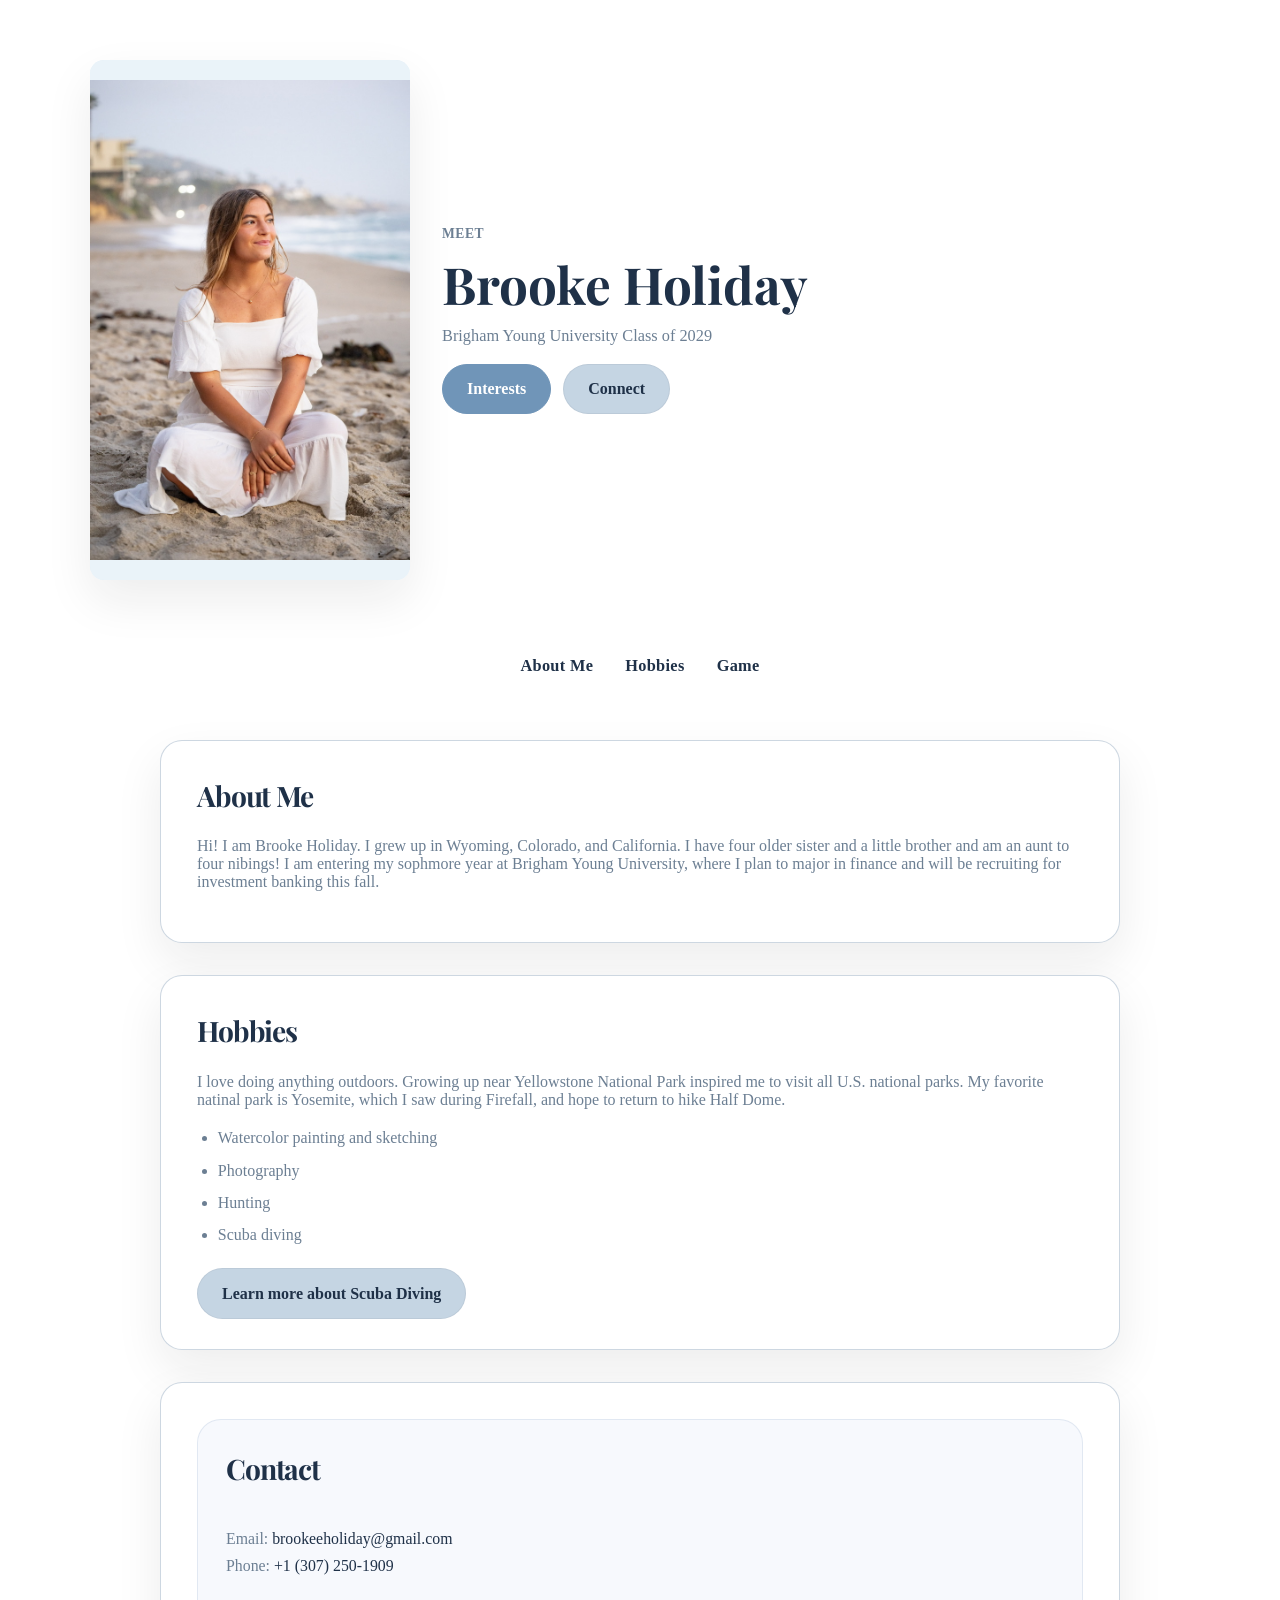
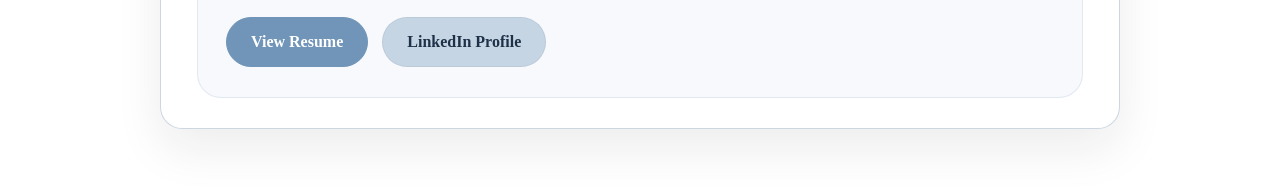
<file: index.html>
<!DOCTYPE html>
<html lang="en">
<head>
    <meta charset="UTF-8">
    <meta name="viewport" content="width=device-width, initial-scale=1.0">
    <title>Brooke Holiday</title>
    <link rel="preconnect" href="https://fonts.googleapis.com">
    <link rel="preconnect" href="https://fonts.gstatic.com" crossorigin>
    <link href="https://fonts.googleapis.com/css2?family=DM+Sans:wght@300;400;500&family=Playfair+Display:wght@400;600;700&display=swap" rel="stylesheet">
    <link rel="stylesheet" href="styles/styles.css">
    
</head>

<body>

<header>
    <div class="hero">
        <div class="hero-image">
            <img src="Picture.jpeg" alt="Brooke Holiday">
        </div>
        <div class="hero-content">
            <p class="eyebrow">Meet</p>
            <h1>Brooke Holiday</h1>
            <p class="subheader">Brigham Young University Class of 2029
            <div class="hero-actions">
                <a class="button primary" href="#hobbies">Interests</a>
                <a class="button secondary connect" href="#contact">Connect</a>
            </div>
        </div>
    </div>
</header>

<nav>
    <a href="#about">About Me</a>
    <a href="#hobbies">Hobbies</a>
    <a href="#scuba"> Game</a>
</nav>

<main>
<section id="about">
    <h2>About Me</h2>
    <p>
        <p>
  Hi! I am Brooke Holiday. I grew up in Wyoming, Colorado, and California. I have four older sister and a little brother and am an aunt to four nibings! I am entering my
  sophmore year at Brigham Young University, where I plan to major in finance and will be recruiting for investment banking this fall.
</p>
    </p>
</section>

<section id="hobbies">
    <h2>Hobbies</h2>
    <p>
        I love doing anything outdoors. Growing up near Yellowstone National Park inspired me to visit all U.S. national parks.
        My favorite natinal park is Yosemite, which I saw during Firefall, and hope to return to hike Half Dome.
    </p>

    <ul>
        <li>Watercolor painting and sketching</li>
        <li>Photography</li>
        <li>Hunting</li>
        <li>Scuba diving</li>
    </ul>

    <div class="section-actions">
        <a class="button secondary" href="scuba.html">Learn more about Scuba Diving</a>
    </div>
</section>

<section id="scuba" class="hidden-section">
    <h2>Scuba Diving</h2>
    <p>
        I first scuba dived when I was eleven. Last year I completed my Divemaster certification, including rescue training.
        I love guiding dives and sharing the underwater world with others. My favorite sea animal is the juivinelle boxfish! So I made this game:
    </p>
    <p>
        <a class="button secondary" href="Game.html">Flappy Boxfish</a>
    </p>

    <h3>Best Dive Sites in Gili Air</h3>

    <div class="divesite">
        <h4>Halik Reef</h4>
        <p>Baby white tip reef sharks in the shallows and rays in deeper water.</p>
        <img class="dive-image" src="Paint.jpeg" alt="Halik Reef">
    </div>

    <div class="divesite">
        <h4>Secret Gardens</h4>
        <p>Beautiful coral formations and occasional eagle rays.</p>
        <img class="dive-image" src="Ray.jpeg" alt="Secret Gardens">
    </div>

    <div class="divesite">
        <h4>Shark Point</h4>
        <p>
            Advanced dive with a shipwreck at 30 meters. Strong currents, but incredible marine life:
            sharks, turtles, cuttlefish, and rays.
        </p>
        <img class="dive-image" src="shark_point.jpeg" alt="Shark Point">
    </div>

    <div class="divesite">
        <h4>Night Dive at Hans Reef</h4>
        <p>
            A must-do experience. See eels, octopus hunting, squid, nudibranchs,
            and bioluminescent plankton.
        </p>
        <img class="dive-image" src="hans.jpeg" alt="Night Dive at Hans Reef">
    </div>

</section>

<section id="contact">
    <div class="contact-card">
        <h2>Contact</h2>
        <p class="contact-meta">
            Email: <a href="mailto:brookeeholiday@gmail.com">brookeeholiday@gmail.com</a><br>
            Phone: <a href="tel:+13072501909">+1 (307) 250-1909</a>
        </p>
        <div class="contact-links">
            <a class="button primary" href="resume.html" target="_blank" rel="noopener noreferrer">View Resume</a>
            <a class="button secondary" href="https://www.linkedin.com/in/brooke-holiday-267a07388/" target="_blank" rel="noopener noreferrer">LinkedIn Profile</a>
        </div>
    </div>
</section>

</main>

</body>
</html>
</file>
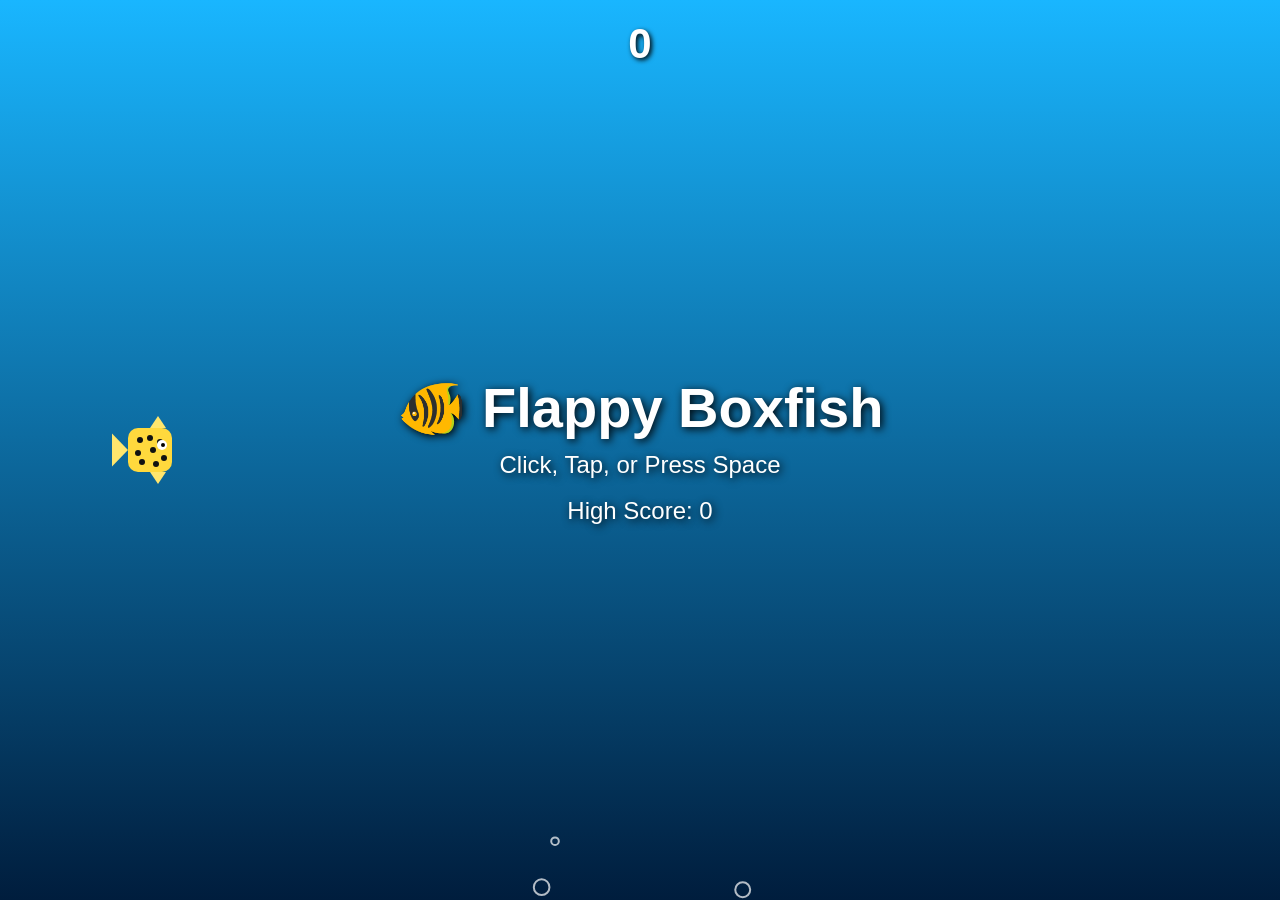
<file: Game.html>
<!DOCTYPE html>

<html lang="en">
<head>
<meta charset="UTF-8">
<meta name="viewport" content="width=device-width, initial-scale=1.0">
<title>Flappy Boxfish</title>

<style>
*{
    margin:0;
    padding:0;
    box-sizing:border-box;
}

body{
    overflow:hidden;
    background:#001d3d;
    font-family:Arial, sans-serif;
}

canvas{
    display:block;
    width:100vw;
    height:100vh;
}

#score{
    position:absolute;
    top:20px;
    left:50%;
    transform:translateX(-50%);
    color:white;
    font-size:42px;
    font-weight:bold;
    text-shadow:2px 2px 5px black;
    user-select:none;
}

#message{
    position:absolute;
    top:50%;
    left:50%;
    transform:translate(-50%,-50%);
    color:white;
    text-align:center;
    text-shadow:2px 2px 8px black;
    user-select:none;
}

#message h1{
    font-size:56px;
    margin-bottom:10px;
}

#message p{
    font-size:24px;
}
</style>

</head>
<body>

<div id="score">0</div>

<div id="message">
    <h1>🐠 Flappy Boxfish</h1>
    <p>Click, Tap, or Press Space</p>
</div>

<canvas id="game"></canvas>

<script>

const canvas = document.getElementById("game");
const ctx = canvas.getContext("2d");

function resize(){
    canvas.width = window.innerWidth;
    canvas.height = window.innerHeight;
}
resize();
window.addEventListener("resize", resize);

const scoreDisplay = document.getElementById("score");
const message = document.getElementById("message");

let frame = 0;
let score = 0;
let gameStarted = false;
let gameOver = false;

let highScore =
localStorage.getItem("boxfishHighScore") || 0;

const fish = {
    x:150,
    y:300,
    radius:22,
    velocity:0,
    gravity:0.5,
    flap:-9
};

const corals = [];
const bubbles = [];

const coralWidth = 90;
const coralGap = 220;

function resetGame(){

    fish.y = canvas.height/2;
    fish.velocity = 0;

    score = 0;
    frame = 0;

    corals.length = 0;
    bubbles.length = 0;

    gameStarted = false;
    gameOver = false;

    scoreDisplay.textContent = "0";

    message.innerHTML =
    `
    <h1>🐠 Flappy Boxfish</h1>
    <p>Click, Tap, or Press Space</p>
    <br>
    <p>High Score: ${highScore}</p>
    `;

    message.style.display = "block";
}

function flap(){

    if(gameOver){
        resetGame();
        return;
    }

    if(!gameStarted){
        gameStarted = true;
        message.style.display = "none";
    }

    fish.velocity = fish.flap;
}

window.addEventListener("keydown", e=>{
    if(e.code === "Space"){
        flap();
    }
});

window.addEventListener("mousedown", flap);
window.addEventListener("touchstart", flap);

function createBubble(){

    bubbles.push({
        x:Math.random()*canvas.width,
        y:canvas.height+10,
        size:Math.random()*6+2,
        speed:Math.random()*2+1
    });
}

function drawOcean(){

    const g = ctx.createLinearGradient(
        0,0,0,canvas.height
    );

    g.addColorStop(0,"#19b6ff");
    g.addColorStop(1,"#001d3d");

    ctx.fillStyle = g;
    ctx.fillRect(
        0,
        0,
        canvas.width,
        canvas.height
    );
}

function drawBubble(b){

    ctx.beginPath();
    ctx.arc(
        b.x,
        b.y,
        b.size,
        0,
        Math.PI*2
    );

    ctx.strokeStyle =
    "rgba(255,255,255,0.7)";

    ctx.lineWidth = 2;
    ctx.stroke();
}

function drawBoxfish(){

    ctx.save();

    ctx.translate(fish.x, fish.y);

    ctx.rotate(
        Math.max(
            -0.4,
            Math.min(
                0.5,
                fish.velocity * 0.04
            )
        )
    );

    // body
    ctx.fillStyle = "#ffd93d";

    ctx.beginPath();

    ctx.roundRect(
        -22,
        -22,
        44,
        44,
        10
    );

    ctx.fill();

    // spots
    ctx.fillStyle = "#111";

    const spots = [
        [-10,-10],[0,-12],[10,-8],
        [-12,3],[3,0],[14,8],
        [-8,12],[6,14]
    ];

    spots.forEach(s=>{
        ctx.beginPath();
        ctx.arc(
            s[0],
            s[1],
            3,
            0,
            Math.PI*2
        );
        ctx.fill();
    });

    // eye
    ctx.fillStyle = "white";

    ctx.beginPath();
    ctx.arc(12,-5,5,0,Math.PI*2);
    ctx.fill();

    ctx.fillStyle = "black";

    ctx.beginPath();
    ctx.arc(13,-5,2,0,Math.PI*2);
    ctx.fill();

    // tail
    const wag =
    Math.sin(frame*0.4)*5;

    ctx.fillStyle = "#ffe66d";

    ctx.beginPath();
    ctx.moveTo(-22,0);
    ctx.lineTo(-38,-12+wag);
    ctx.lineTo(-38,12-wag);
    ctx.closePath();
    ctx.fill();

    // top fin
    ctx.beginPath();
    ctx.moveTo(0,-22);
    ctx.lineTo(8,-34);
    ctx.lineTo(16,-22);
    ctx.closePath();
    ctx.fill();

    // bottom fin
    ctx.beginPath();
    ctx.moveTo(0,22);
    ctx.lineTo(8,34);
    ctx.lineTo(16,22);
    ctx.closePath();
    ctx.fill();

    ctx.restore();
}

function spawnCoral(){

    const min = 120;

    const max =
    canvas.height -
    coralGap -
    120;

    const topHeight =
    Math.random()*(max-min)+min;

    corals.push({
        x:canvas.width,
        top:topHeight,
        passed:false
    });
}

function drawCoral(x,y,h){

    ctx.strokeStyle = "#ff6b81";
    ctx.lineWidth = 12;

    ctx.beginPath();
    ctx.moveTo(x+45,y);
    ctx.lineTo(x+45,y+h);
    ctx.stroke();

    for(let i=0;i<7;i++){

        let by =
        y+(h/7)*i;

        ctx.beginPath();

        ctx.moveTo(x+45,by);

        let dir =
        i%2===0 ? -1 : 1;

        ctx.lineTo(
            x+45+(dir*35),
            by-20
        );

        ctx.stroke();
    }
}

function endGame(){

    gameOver = true;

    if(score > highScore){

        highScore = score;

        localStorage.setItem(
            "boxfishHighScore",
            highScore
        );
    }

    message.innerHTML =
    `
    <h1>Game Over</h1>
    <p>Score: ${score}</p>
    <p>High Score: ${highScore}</p>
    <br>
    <p>Tap or Press Space</p>
    `;

    message.style.display = "block";
}

function update(){

    requestAnimationFrame(update);

    frame++;

    drawOcean();

    if(frame % 12 === 0){
        createBubble();
    }

    for(let i=bubbles.length-1;i>=0;i--){

        let b = bubbles[i];

        b.y -= b.speed;

        drawBubble(b);

        if(b.y < -20){
            bubbles.splice(i,1);
        }
    }

    if(gameStarted && !gameOver){

        fish.velocity += fish.gravity;
        fish.y += fish.velocity;

        if(frame % 110 === 0){
            spawnCoral();
        }

        for(let i=corals.length-1;i>=0;i--){

            const c = corals[i];

            c.x -= 4;

            drawCoral(
                c.x,
                0,
                c.top
            );

            drawCoral(
                c.x,
                c.top + coralGap,
                canvas.height -
                (c.top + coralGap)
            );

            if(
                fish.x + fish.radius > c.x &&
                fish.x - fish.radius < c.x + coralWidth
            ){

                if(
                    fish.y - fish.radius < c.top ||
                    fish.y + fish.radius >
                    c.top + coralGap
                ){
                    endGame();
                }
            }

            if(
                !c.passed &&
                c.x + coralWidth < fish.x
            ){
                c.passed = true;
                score++;
                scoreDisplay.textContent = score;
            }

            if(c.x < -coralWidth){
                corals.splice(i,1);
            }
        }

        if(
            fish.y < 0 ||
            fish.y > canvas.height
        ){
            endGame();
        }
    }

    drawBoxfish();
}

resetGame();
update();

</script>

</body>
</html>
</file>
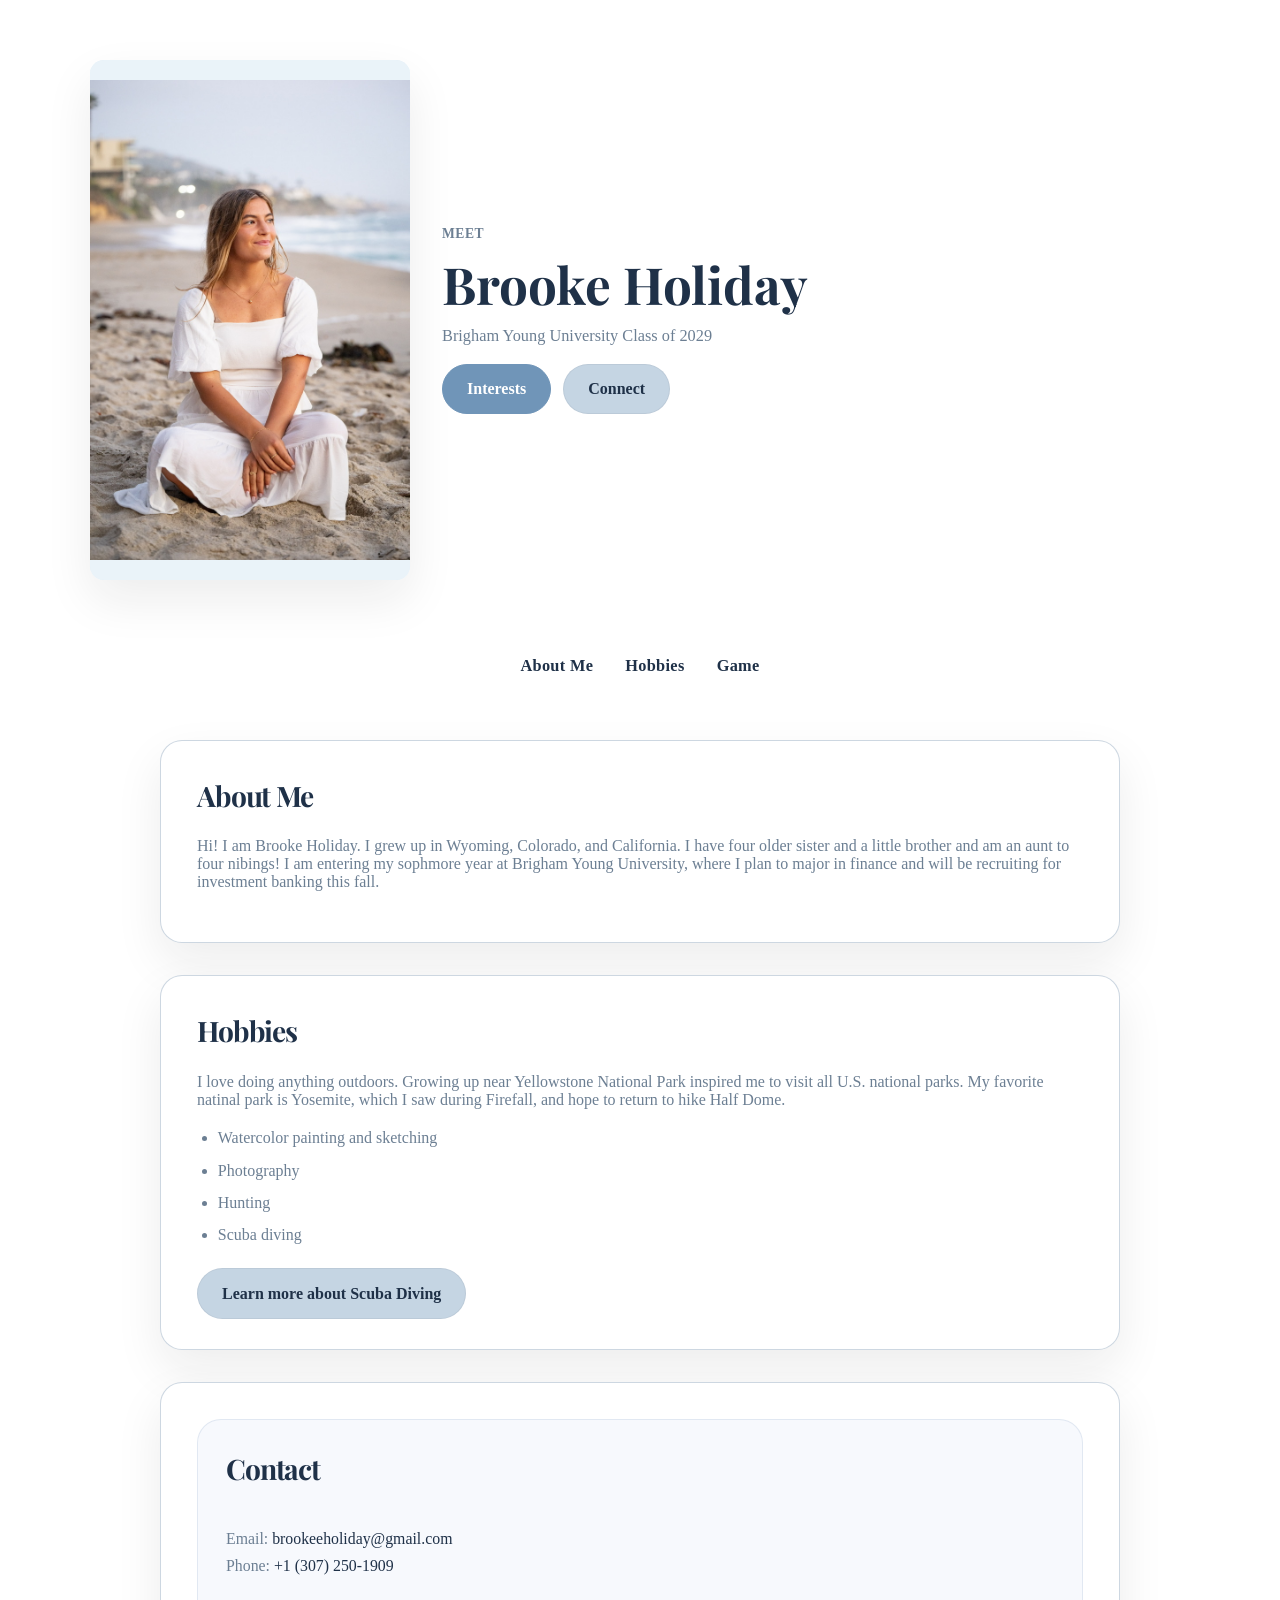
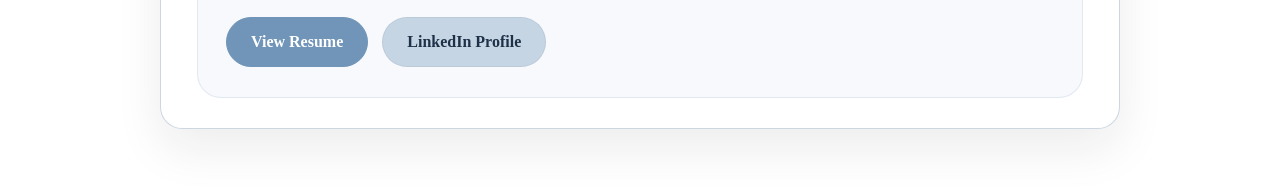
<file: mwebsite.html>
<!DOCTYPE html>
<html lang="en">
<head>
    <meta charset="UTF-8">
    <meta name="viewport" content="width=device-width, initial-scale=1.0">
    <title>Brooke Holiday</title>
    <link rel="preconnect" href="https://fonts.googleapis.com">
    <link rel="preconnect" href="https://fonts.gstatic.com" crossorigin>
    <link href="https://fonts.googleapis.com/css2?family=DM+Sans:wght@300;400;500&family=Playfair+Display:wght@400;600;700&display=swap" rel="stylesheet">
    <link rel="stylesheet" href="styles/styles.css">
    
</head>

<body>

<header>
    <div class="hero">
        <div class="hero-image">
            <img src="Picture.jpeg" alt="Brooke Holiday">
        </div>
        <div class="hero-content">
            <p class="eyebrow">Meet</p>
            <h1>Brooke Holiday</h1>
            <p class="subheader">Brigham Young University Class of 2029
            <div class="hero-actions">
                <a class="button primary" href="#hobbies">Interests</a>
                <a class="button secondary connect" href="#contact">Connect</a>
            </div>
        </div>
    </div>
</header>

<nav>
    <a href="#about">About Me</a>
    <a href="#hobbies">Hobbies</a>
    <a href="#scuba"> Game</a>
</nav>

<main>
<section id="about">
    <h2>About Me</h2>
    <p>
        <p>
  Hi! I am Brooke Holiday. I grew up in Wyoming, Colorado, and California. I have four older sister and a little brother and am an aunt to four nibings! I am entering my
  sophmore year at Brigham Young University, where I plan to major in finance and will be recruiting for investment banking this fall.
</p>
    </p>
</section>

<section id="hobbies">
    <h2>Hobbies</h2>
    <p>
        I love doing anything outdoors. Growing up near Yellowstone National Park inspired me to visit all U.S. national parks.
        My favorite natinal park is Yosemite, which I saw during Firefall, and hope to return to hike Half Dome.
    </p>

    <ul>
        <li>Watercolor painting and sketching</li>
        <li>Photography</li>
        <li>Hunting</li>
        <li>Scuba diving</li>
    </ul>

    <div class="section-actions">
        <a class="button secondary" href="scuba.html">Learn more about Scuba Diving</a>
    </div>
</section>

<section style="display: none;" id="scuba" class="hidden-section">
    <h2>Scuba Diving</h2>
    <p>
        I first scuba dived when I was eleven. Last year I completed my Divemaster certification, including rescue training.
        I love guiding dives and sharing the underwater world with others. My favorite sea animal is the juivinelle boxfish! So I made this game:
    </p>
    <p>
        <a class="button secondary" href="Game.html">Flappy Boxfish</a>
    </p>

    <h3>Best Dive Sites in Gili Air</h3>

    <div class="divesite">
        <h4>Halik Reef</h4>
        <p>Baby white tip reef sharks in the shallows and rays in deeper water.</p>
        <img class="dive-image" src="Paint.jpeg" alt="Halik Reef">
    </div>

    <div class="divesite">
        <h4>Secret Gardens</h4>
        <p>Beautiful coral formations and occasional eagle rays.</p>
        <img class="dive-image" src="Ray.jpeg" alt="Secret Gardens">
    </div>

    <div class="divesite">
        <h4>Shark Point</h4>
        <p>
            Advanced dive with a shipwreck at 30 meters. Strong currents, but incredible marine life:
            sharks, turtles, cuttlefish, and rays.
        </p>
        <img class="dive-image" src="shark_point.jpeg" alt="Shark Point">
    </div>

    <div class="divesite">
        <h4>Night Dive at Hans Reef</h4>
        <p>
            A must-do experience. See eels, octopus hunting, squid, nudibranchs,
            and bioluminescent plankton.
        </p>
        <img class="dive-image" src="hans.jpeg" alt="Night Dive at Hans Reef">
    </div>

</section>

<section id="contact">
    <div class="contact-card">
        <h2>Contact</h2>
        <p class="contact-meta">
            Email: <a href="mailto:brookeeholiday@gmail.com">brookeeholiday@gmail.com</a><br>
            Phone: <a href="tel:+13072501909">+1 (307) 250-1909</a>
        </p>
        <div class="contact-links">
            <a class="button primary" href="resume.html" target="_blank" rel="noopener noreferrer">View Resume</a>
            <a class="button secondary" href="https://www.linkedin.com/in/brooke-holiday-267a07388/" target="_blank" rel="noopener noreferrer">LinkedIn Profile</a>
        </div>
    </div>
</section>

</main>
</body>
</html>
</file>
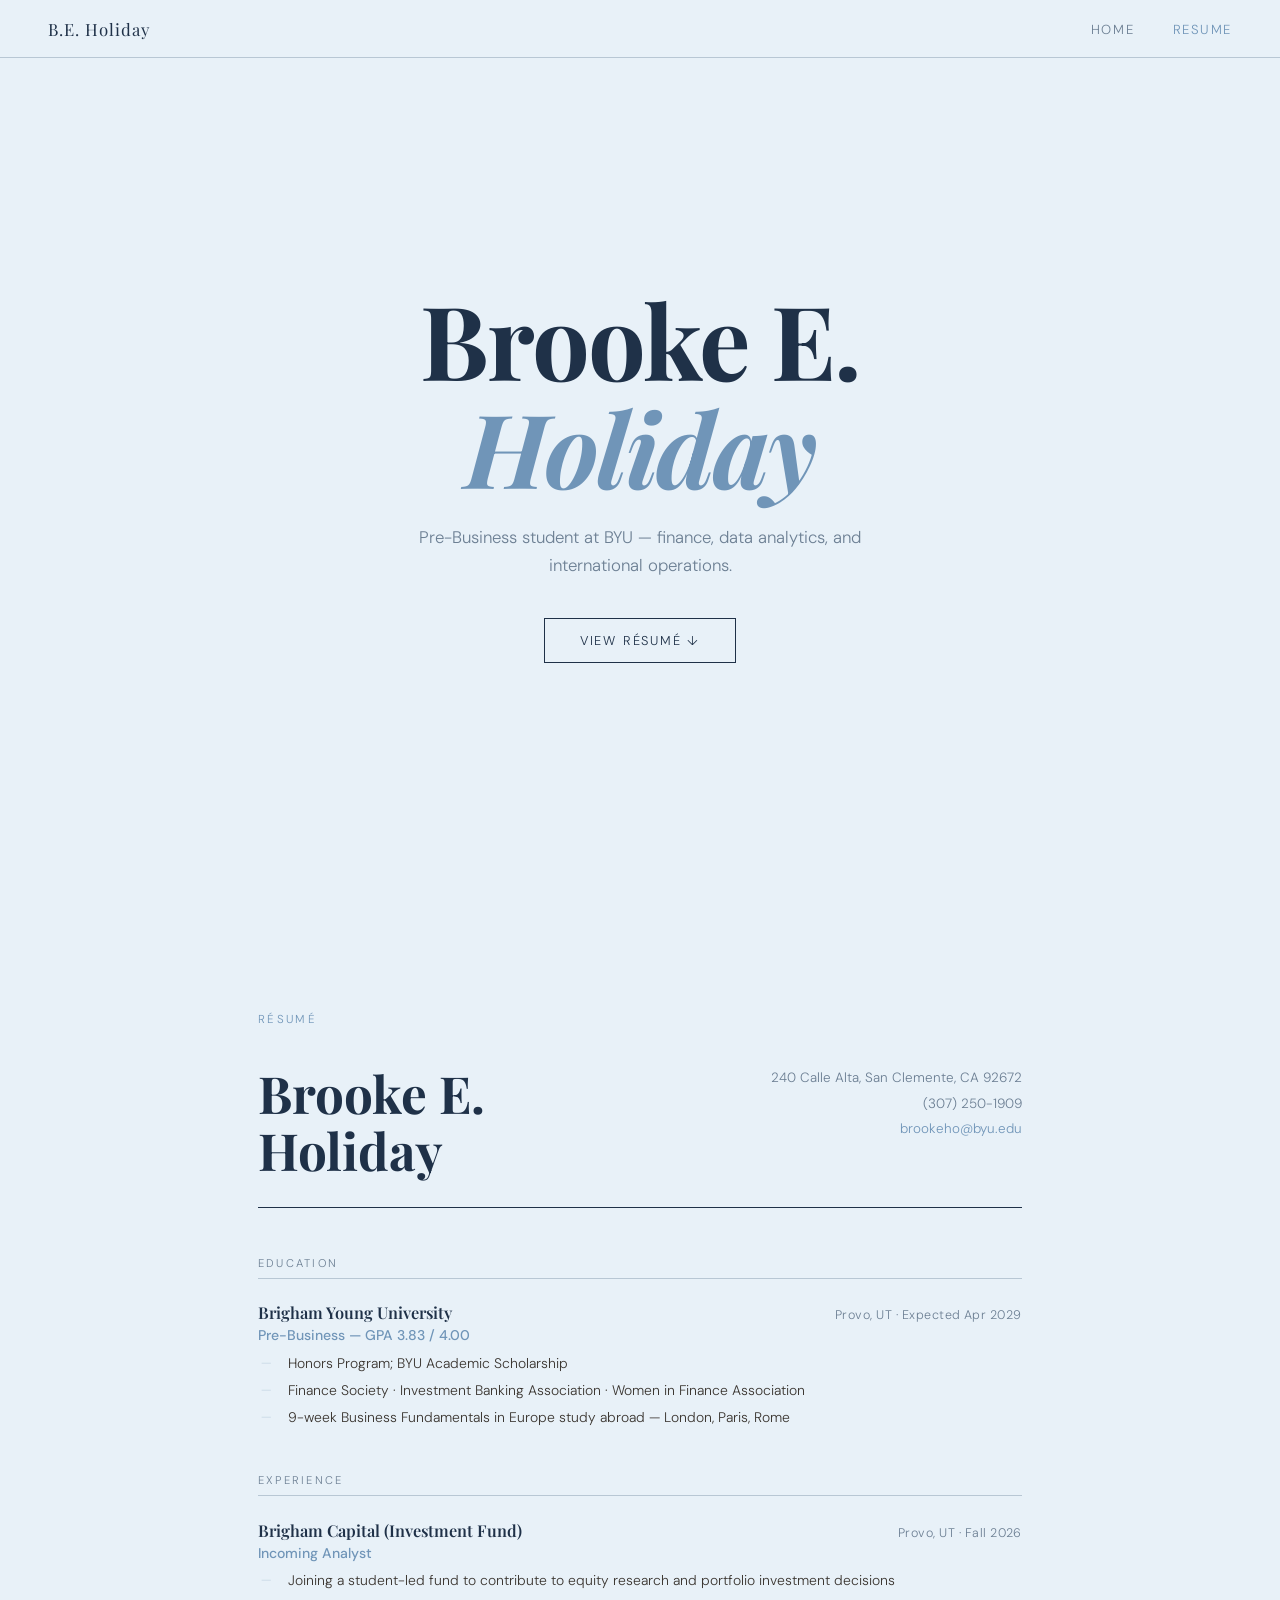
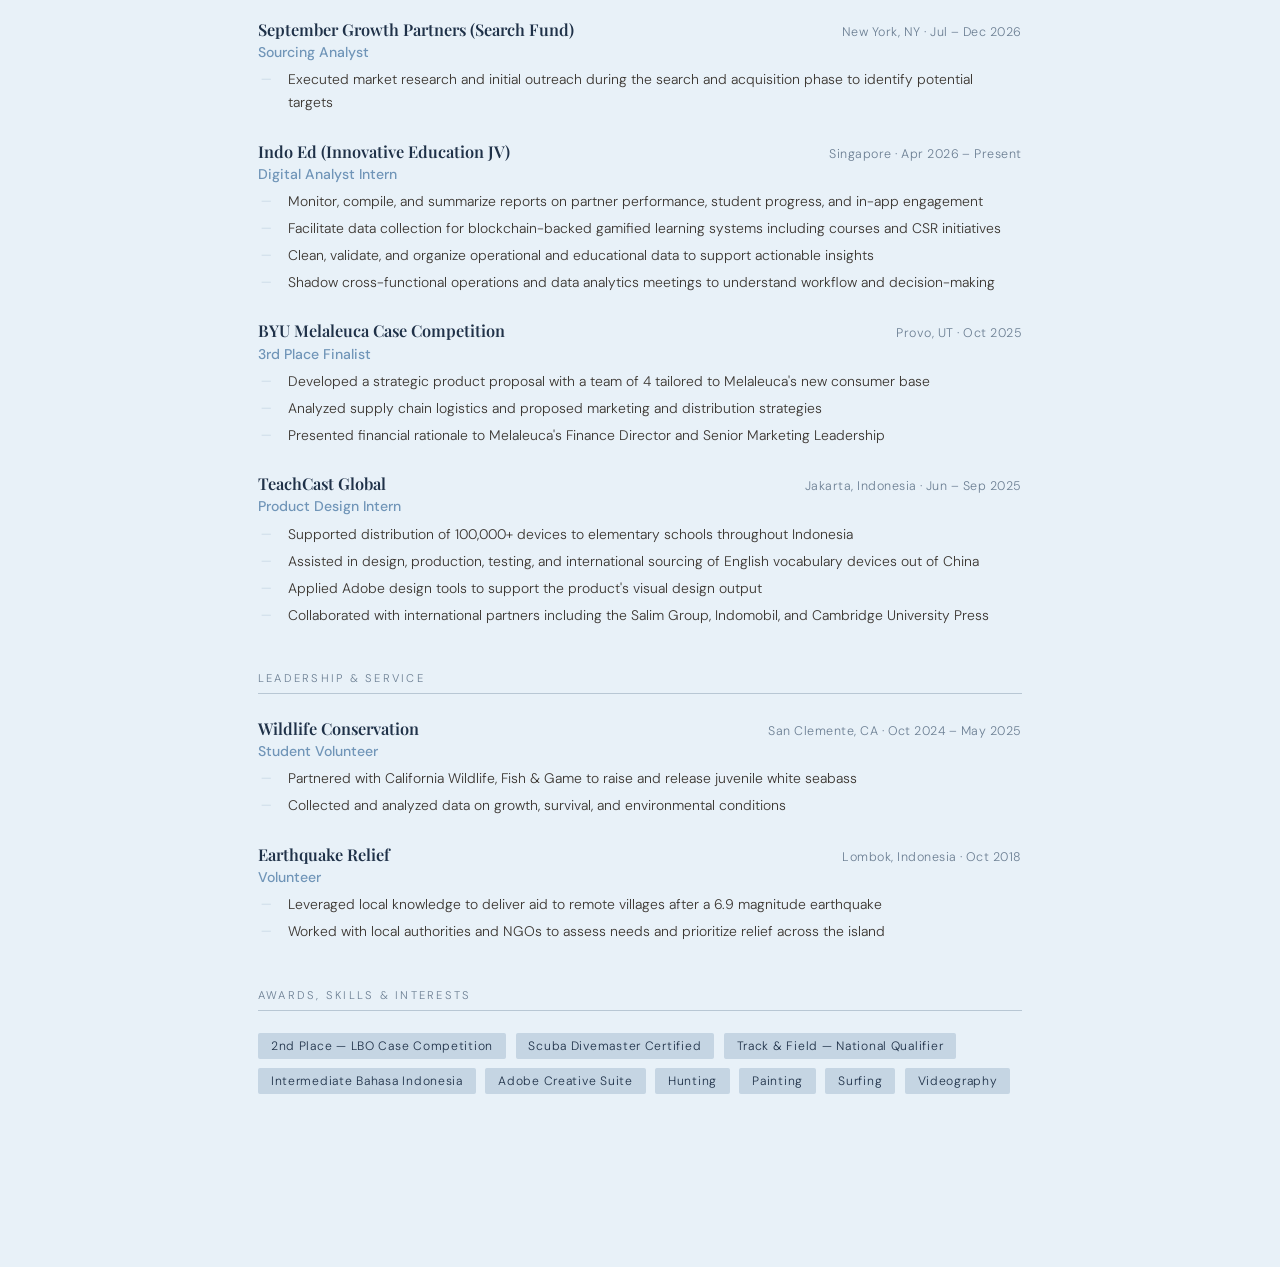
<file: resume.html>
<!DOCTYPE html>
<html lang="en">
<head>
  <meta charset="UTF-8" />
  <meta name="viewport" content="width=device-width, initial-scale=1.0"/>
  <title>Brooke E. Holiday — Resume</title>
  <link href="https://fonts.googleapis.com/css2?family=Playfair+Display:wght@400;600;700&family=DM+Sans:wght@300;400;500&display=swap" rel="stylesheet"/>
  <style>
    :root {
      color-scheme: light;
      --cream: #e8f1f8;
      --ink: #1f3148;
      --sand: #c5d5e3;
      --rust: #7095b8;
      --muted: #6c7f93;
      --rule: #b8c7d4;
      --bg: var(--cream);
      --surface: #ffffff;
      --surface-strong: #eaf3f9;
      --text: var(--ink);
      --border: rgba(184, 199, 212, 0.7);
      --radius: 22px;
      --shadow: 0 20px 48px rgba(20, 23, 26, 0.08);
    }

    *, *::before, *::after { box-sizing: border-box; margin: 0; padding: 0; }

    html { scroll-behavior: smooth; }

    body {
      background: var(--cream);
      color: var(--ink);
      font-family: 'DM Sans', sans-serif;
      font-weight: 300;
      min-height: 100vh;
    }

    /* ── NAV LINK (the "separate section" link) ── */
    .site-nav {
      position: fixed;
      top: 0; left: 0; right: 0;
      z-index: 100;
      display: flex;
      justify-content: space-between;
      align-items: center;
      padding: 1.1rem 3rem;
      background: var(--cream);
      border-bottom: 1px solid var(--rule);
    }

    .site-nav .logo {
      font-family: 'Playfair Display', serif;
      font-size: 1.05rem;
      letter-spacing: .06em;
      color: var(--ink);
      text-decoration: none;
    }

    .nav-links { display: flex; gap: 2.4rem; list-style: none; }

    .nav-links a {
      font-size: .82rem;
      letter-spacing: .12em;
      text-transform: uppercase;
      color: var(--muted);
      text-decoration: none;
      transition: color .2s;
    }

    .nav-links a:hover,
    .nav-links a.active { color: var(--rust); }

    /* ── HERO ── */
    #home {
      min-height: 100vh;
      display: flex;
      align-items: center;
      justify-content: center;
      padding: 6rem 3rem 3rem;
      text-align: center;
    }

    .hero-inner h1 {
      font-family: 'Playfair Display', serif;
      font-size: clamp(3rem, 8vw, 6.5rem);
      font-weight: 700;
      line-height: 1.05;
      letter-spacing: -.02em;
    }

    .hero-inner h1 em {
      font-style: italic;
      color: var(--rust);
    }

    .hero-inner p {
      margin-top: 1.4rem;
      font-size: 1.05rem;
      color: var(--muted);
      max-width: 42ch;
      margin-inline: auto;
      line-height: 1.7;
    }

    .hero-cta {
      display: inline-block;
      margin-top: 2.4rem;
      padding: .8rem 2.2rem;
      border: 1.5px solid var(--ink);
      font-size: .8rem;
      letter-spacing: .14em;
      text-transform: uppercase;
      color: var(--ink);
      text-decoration: none;
      transition: background .2s, color .2s;
    }

    .hero-cta:hover {
      background: var(--ink);
      color: var(--cream);
    }

    /* ── RESUME SECTION ── */
    #resume {
      padding: 7rem 3rem 8rem;
      max-width: 860px;
      margin-inline: auto;
    }

    .section-label {
      font-size: .72rem;
      letter-spacing: .2em;
      text-transform: uppercase;
      color: var(--rust);
      margin-bottom: 2.4rem;
    }

    /* Header block */
    .resume-header {
      display: flex;
      justify-content: space-between;
      align-items: flex-start;
      flex-wrap: wrap;
      gap: 1rem;
      padding-bottom: 1.8rem;
      border-bottom: 1.5px solid var(--ink);
      margin-bottom: 3rem;
    }

    .resume-header h2 {
      font-family: 'Playfair Display', serif;
      font-size: clamp(2rem, 5vw, 3.2rem);
      font-weight: 700;
      line-height: 1.1;
    }

    .resume-contact {
      text-align: right;
      font-size: .84rem;
      color: var(--muted);
      line-height: 1.9;
    }

    .resume-contact a { color: var(--rust); text-decoration: none; }
    .resume-contact a:hover { text-decoration: underline; }

    /* Blocks */
    .resume-block { margin-bottom: 2.8rem; }

    .block-title {
      font-size: .7rem;
      letter-spacing: .2em;
      text-transform: uppercase;
      color: var(--muted);
      border-bottom: 1px solid var(--rule);
      padding-bottom: .5rem;
      margin-bottom: 1.4rem;
    }

    /* Entry */
    .entry { margin-bottom: 1.6rem; }

    .entry-head {
      display: flex;
      justify-content: space-between;
      align-items: baseline;
      flex-wrap: wrap;
      gap: .3rem;
      margin-bottom: .2rem;
    }

    .entry-org {
      font-family: 'Playfair Display', serif;
      font-size: 1.02rem;
      font-weight: 600;
    }

    .entry-meta {
      font-size: .78rem;
      color: var(--muted);
      letter-spacing: .04em;
    }

    .entry-role {
      font-size: .88rem;
      font-weight: 500;
      color: var(--rust);
      margin-bottom: .45rem;
    }

    .entry ul {
      padding-left: 1.1rem;
      list-style: none;
    }

    .entry ul li {
      font-size: .87rem;
      line-height: 1.65;
      color: #3a3530;
      position: relative;
      padding-left: .8rem;
      margin-bottom: .25rem;
    }

    .entry ul li::before {
      content: '—';
      position: absolute;
      left: -0.9rem;
      color: var(--sand);
      font-size: .8rem;
    }

    /* Awards row */
    .awards-row {
      display: flex;
      flex-wrap: wrap;
      gap: .6rem;
    }

    .tag {
      background: var(--sand);
      color: var(--ink);
      font-size: .76rem;
      letter-spacing: .06em;
      padding: .3rem .8rem;
      border-radius: 2px;
    }

    /* Animations */
    .fade-in {
      opacity: 0;
      transform: translateY(18px);
      transition: opacity .55s ease, transform .55s ease;
    }
    .fade-in.visible { opacity: 1; transform: translateY(0); }

    @media (max-width: 600px) {
      .site-nav { padding: 1rem 1.4rem; }
      #resume { padding: 5rem 1.4rem 5rem; }
      .resume-contact { text-align: left; }
    }
  </style>
</head>
<body>

  <!-- ── Navigation with link to resume section ── -->
  <nav class="site-nav">
    <a href="mwebsite.html" class="logo">B.E. Holiday</a>
    <ul class="nav-links">
      <li><a href="mwebsite.html">Home</a></li>
      <li><a href="#resume" class="active">Resume</a></li>
    </ul>
  </nav>

  <!-- ── Hero / Home section ── -->
  <section id="home">
    <div class="hero-inner fade-in visible">
      <h1>Brooke E.<br><em>Holiday</em></h1>
      <p>Pre-Business student at BYU — finance, data analytics, and international operations.</p>
      <a href="#resume" class="hero-cta">View Résumé ↓</a>
    </div>
  </section>

  <!-- ── Resume Section ── -->
  <section id="resume">
    <p class="section-label fade-in">Résumé</p>

    <!-- Header -->
    <div class="resume-header fade-in">
      <h2>Brooke E.<br>Holiday</h2>
      <div class="resume-contact">
        240 Calle Alta, San Clemente, CA 92672<br>
        (307) 250-1909<br>
        <a href="mailto:brookeho@byu.edu">brookeho@byu.edu</a>
      </div>
    </div>

    <!-- Education -->
    <div class="resume-block fade-in">
      <p class="block-title">Education</p>
      <div class="entry">
        <div class="entry-head">
          <span class="entry-org">Brigham Young University</span>
          <span class="entry-meta">Provo, UT · Expected Apr 2029</span>
        </div>
        <p class="entry-role">Pre-Business — GPA 3.83 / 4.00</p>
        <ul>
          <li>Honors Program; BYU Academic Scholarship</li>
          <li>Finance Society · Investment Banking Association · Women in Finance Association</li>
          <li>9-week Business Fundamentals in Europe study abroad — London, Paris, Rome</li>
        </ul>
      </div>
    </div>

    <!-- Experience -->
    <div class="resume-block fade-in">
      <p class="block-title">Experience</p>

      <div class="entry">
        <div class="entry-head">
          <span class="entry-org">Brigham Capital (Investment Fund)</span>
          <span class="entry-meta">Provo, UT · Fall 2026</span>
        </div>
        <p class="entry-role">Incoming Analyst</p>
        <ul>
          <li>Joining a student-led fund to contribute to equity research and portfolio investment decisions</li>
        </ul>
      </div>

      <div class="entry">
        <div class="entry-head">
          <span class="entry-org">September Growth Partners (Search Fund)</span>
          <span class="entry-meta">New York, NY · Jul – Dec 2026</span>
        </div>
        <p class="entry-role">Sourcing Analyst</p>
        <ul>
          <li>Executed market research and initial outreach during the search and acquisition phase to identify potential targets</li>
        </ul>
      </div>

      <div class="entry">
        <div class="entry-head">
          <span class="entry-org">Indo Ed (Innovative Education JV)</span>
          <span class="entry-meta">Singapore · Apr 2026 – Present</span>
        </div>
        <p class="entry-role">Digital Analyst Intern</p>
        <ul>
          <li>Monitor, compile, and summarize reports on partner performance, student progress, and in-app engagement</li>
          <li>Facilitate data collection for blockchain-backed gamified learning systems including courses and CSR initiatives</li>
          <li>Clean, validate, and organize operational and educational data to support actionable insights</li>
          <li>Shadow cross-functional operations and data analytics meetings to understand workflow and decision-making</li>
        </ul>
      </div>

      <div class="entry">
        <div class="entry-head">
          <span class="entry-org">BYU Melaleuca Case Competition</span>
          <span class="entry-meta">Provo, UT · Oct 2025</span>
        </div>
        <p class="entry-role">3rd Place Finalist</p>
        <ul>
          <li>Developed a strategic product proposal with a team of 4 tailored to Melaleuca's new consumer base</li>
          <li>Analyzed supply chain logistics and proposed marketing and distribution strategies</li>
          <li>Presented financial rationale to Melaleuca's Finance Director and Senior Marketing Leadership</li>
        </ul>
      </div>

      <div class="entry">
        <div class="entry-head">
          <span class="entry-org">TeachCast Global</span>
          <span class="entry-meta">Jakarta, Indonesia · Jun – Sep 2025</span>
        </div>
        <p class="entry-role">Product Design Intern</p>
        <ul>
          <li>Supported distribution of 100,000+ devices to elementary schools throughout Indonesia</li>
          <li>Assisted in design, production, testing, and international sourcing of English vocabulary devices out of China</li>
          <li>Applied Adobe design tools to support the product's visual design output</li>
          <li>Collaborated with international partners including the Salim Group, Indomobil, and Cambridge University Press</li>
        </ul>
      </div>
    </div>

    <!-- Leadership -->
    <div class="resume-block fade-in">
      <p class="block-title">Leadership &amp; Service</p>

      <div class="entry">
        <div class="entry-head">
          <span class="entry-org">Wildlife Conservation</span>
          <span class="entry-meta">San Clemente, CA · Oct 2024 – May 2025</span>
        </div>
        <p class="entry-role">Student Volunteer</p>
        <ul>
          <li>Partnered with California Wildlife, Fish &amp; Game to raise and release juvenile white seabass</li>
          <li>Collected and analyzed data on growth, survival, and environmental conditions</li>
        </ul>
      </div>

      <div class="entry">
        <div class="entry-head">
          <span class="entry-org">Earthquake Relief</span>
          <span class="entry-meta">Lombok, Indonesia · Oct 2018</span>
        </div>
        <p class="entry-role">Volunteer</p>
        <ul>
          <li>Leveraged local knowledge to deliver aid to remote villages after a 6.9 magnitude earthquake</li>
          <li>Worked with local authorities and NGOs to assess needs and prioritize relief across the island</li>
        </ul>
      </div>
    </div>

    <!-- Awards & Interests -->
    <div class="resume-block fade-in">
      <p class="block-title">Awards, Skills &amp; Interests</p>
      <div class="awards-row">
        <span class="tag">2nd Place — LBO Case Competition</span>
        <span class="tag">Scuba Divemaster Certified</span>
        <span class="tag">Track &amp; Field — National Qualifier</span>
        <span class="tag">Intermediate Bahasa Indonesia</span>
        <span class="tag">Adobe Creative Suite</span>
        <span class="tag">Hunting</span>
        <span class="tag">Painting</span>
        <span class="tag">Surfing</span>
        <span class="tag">Videography</span>
      </div>
    </div>

  </section>

  <script>
    const obs = new IntersectionObserver(entries => {
      entries.forEach(e => { if (e.isIntersecting) e.target.classList.add('visible'); });
    }, { threshold: 0.1 });
    document.querySelectorAll('.fade-in').forEach(el => obs.observe(el));
  </script>
</body>
</html>
</file>
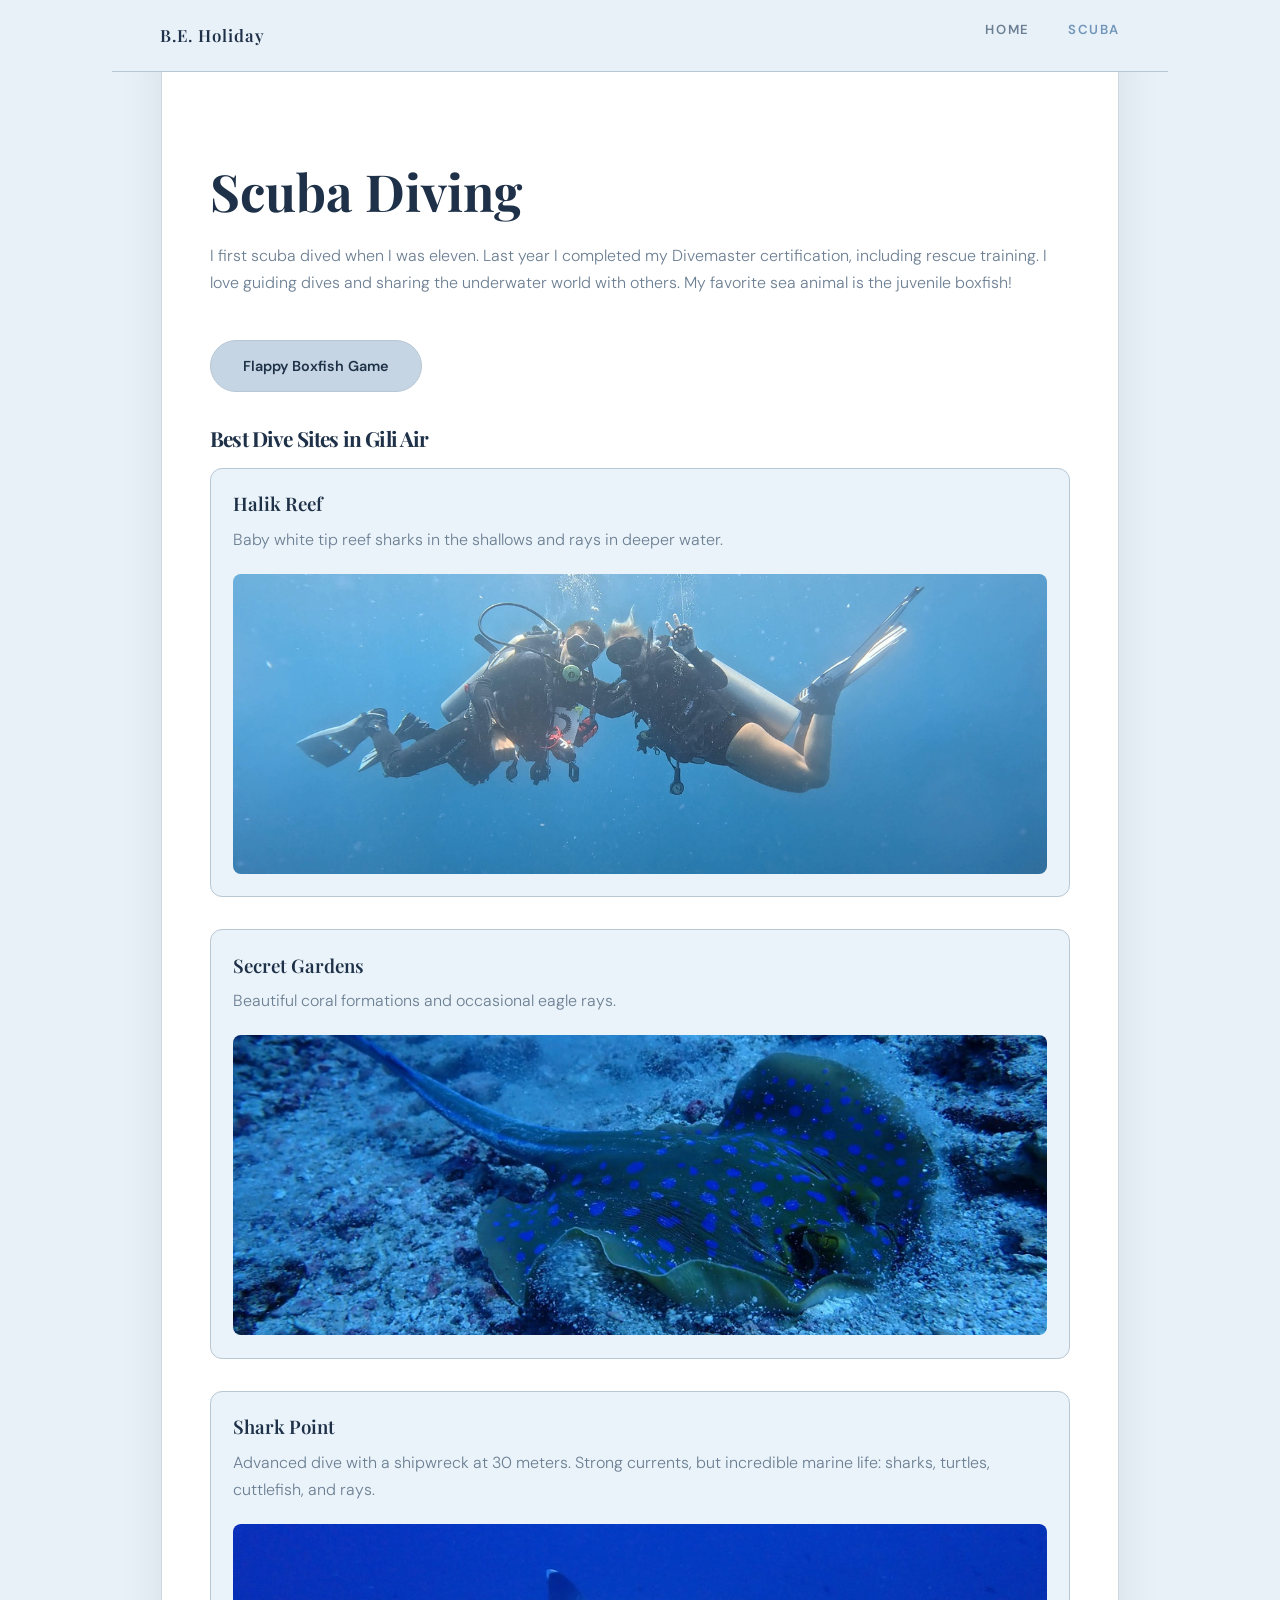
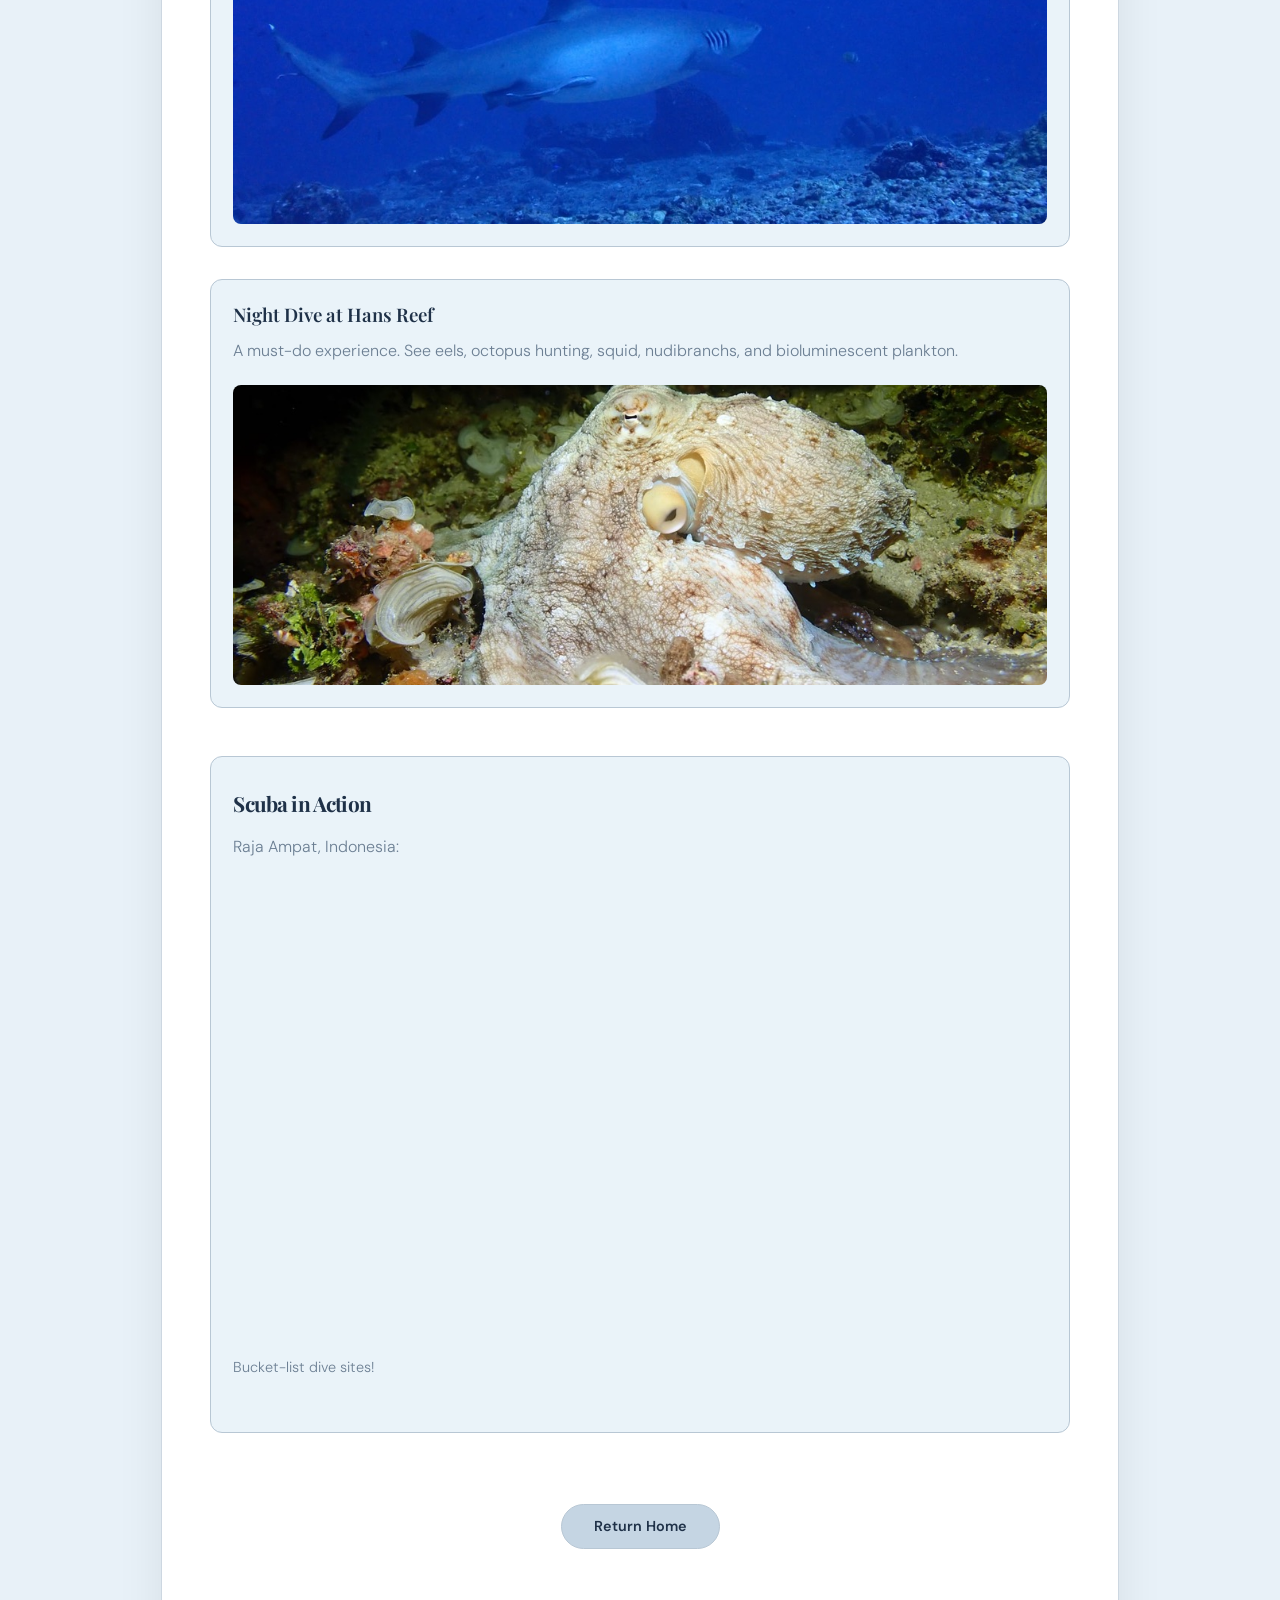
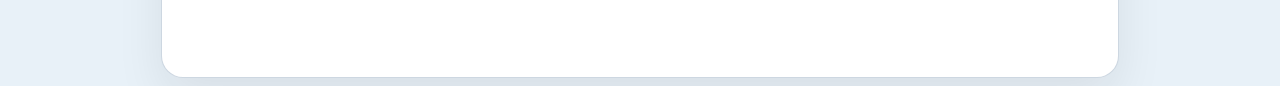
<file: scuba.html>
<!DOCTYPE html>
<html lang="en">
<head>
  <meta charset="UTF-8" />
  <meta name="viewport" content="width=device-width, initial-scale=1.0"/>
  <title>Brooke Holiday — Scuba Diving</title>
  <link href="https://fonts.googleapis.com/css2?family=Playfair+Display:wght@400;600;700&family=DM+Sans:wght@300;400;500&display=swap" rel="stylesheet"/>
  <link rel="stylesheet" href="styles/styles.css">
  <style>
    :root {
      color-scheme: light;
      --cream: #e8f1f8;
      --ink: #1f3148;
      --sand: #c5d5e3;
      --rust: #7095b8;
      --muted: #6c7f93;
      --rule: #b8c7d4;
      --bg: var(--cream);
      --surface: #ffffff;
      --surface-strong: #eaf3f9;
      --text: var(--ink);
      --border: rgba(184, 199, 212, 0.7);
      --radius: 22px;
      --shadow: 0 20px 48px rgba(20, 23, 26, 0.08);
    }

    body {
      background: var(--bg);
      color: var(--ink);
      font-family: 'DM Sans', sans-serif;
      font-weight: 300;
    }

    .site-nav {
      position: fixed;
      top: 0; left: 0; right: 0;
      z-index: 100;
      display: flex;
      justify-content: space-between;
      align-items: center;
      padding: 1.1rem 3rem;
      background: var(--cream);
      border-bottom: 1px solid var(--rule);
    }

    .site-nav .logo {
      font-family: 'Playfair Display', serif;
      font-size: 1.05rem;
      letter-spacing: .06em;
      color: var(--ink);
      text-decoration: none;
    }

    .nav-links { display: flex; gap: 2.4rem; list-style: none; }

    .nav-links a {
      font-size: .82rem;
      letter-spacing: .12em;
      text-transform: uppercase;
      color: var(--muted);
      text-decoration: none;
      transition: color .2s;
    }

    .nav-links a:hover,
    .nav-links a.active { color: var(--rust); }

    #scuba-content {
      padding: 7rem 3rem 8rem;
      max-width: 860px;
      margin: 0 auto;
    }

    h1 {
      font-family: 'Playfair Display', serif;
      font-size: clamp(2rem, 5vw, 3.2rem);
      font-weight: 700;
      line-height: 1.1;
      margin-bottom: 1.4rem;
    }

    h2 {
      font-family: 'Playfair Display', serif;
      font-size: 1.3rem;
      margin-top: 2rem;
      margin-bottom: 1rem;
    }

    p {
      margin-bottom: 1.3rem;
      color: var(--muted);
      font-size: 1rem;
      line-height: 1.7;
    }

    .divesite {
      margin-bottom: 2rem;
      padding: 1.4rem;
      border-radius: 12px;
      background: var(--surface-strong);
      border: 1px solid var(--rule);
    }

    .divesite h3 {
      font-family: 'Playfair Display', serif;
      margin-top: 0;
      margin-bottom: 0.6rem;
      font-weight: 600;
    }

    .dive-image {
      width: 100%;
      height: auto;
      max-height: 300px;
      object-fit: cover;
      border-radius: 8px;
      margin-top: 1rem;
    }

    .video-section {
      margin-top: 3rem;
      padding: 2rem 1.4rem;
      background: var(--surface-strong);
      border-radius: 12px;
      border: 1px solid var(--rule);
    }

    .video-section h2 {
      margin-top: 0;
    }

    .video-container {
      position: relative;
      width: 100%;
      padding-bottom: 56.25%;
      height: 0;
      overflow: hidden;
      border-radius: 8px;
    }

    .video-container iframe {
      position: absolute;
      top: 0;
      left: 0;
      width: 100%;
      height: 100%;
      border: none;
    }

    .button.secondary {
      display: inline-block;
      margin-top: 1.4rem;
      padding: .8rem 2rem;
      background: var(--sand);
      color: var(--ink);
      border: 1px solid var(--rule);
      border-radius: 999px;
      text-decoration: none;
      font-weight: 600;
      font-size: .9rem;
      transition: background .2s;
    }

    .button.secondary:hover {
      background: var(--rust);
      color: #fff;
    }

    @media (max-width: 600px) {
      .site-nav { padding: 1rem 1.4rem; }
      #scuba-content { padding: 5rem 1.4rem 5rem; }
    }
  </style>
</head>
<body>

  <!-- ── Navigation ── -->
  <nav class="site-nav">
    <a href="mwebsite.html" class="logo">B.E. Holiday</a>
    <ul class="nav-links">
      <li><a href="mwebsite.html">Home</a></li>
      <li><a href="#scuba-content" class="active">Scuba</a></li>
    </ul>
  </nav>

  <!-- ── Scuba Content ── -->
  <section id="scuba-content">
    <h1>Scuba Diving</h1>
    
    <p>
      I first scuba dived when I was eleven. Last year I completed my Divemaster certification, including rescue training.
      I love guiding dives and sharing the underwater world with others. My favorite sea animal is the juvenile boxfish!
    </p>

    <p>
      <a class="button secondary" href="Game.html">Flappy Boxfish Game</a>
    </p>

    <h2>Best Dive Sites in Gili Air</h2>

    <div class="divesite">
      <h3>Halik Reef</h3>
      <p>Baby white tip reef sharks in the shallows and rays in deeper water.</p>
      <img class="dive-image" src="Paint.jpeg" alt="Halik Reef">
    </div>

    <div class="divesite">
      <h3>Secret Gardens</h3>
      <p>Beautiful coral formations and occasional eagle rays.</p>
      <img class="dive-image" src="Ray.jpeg" alt="Secret Gardens">
    </div>

    <div class="divesite">
      <h3>Shark Point</h3>
      <p>
        Advanced dive with a shipwreck at 30 meters. Strong currents, but incredible marine life:
        sharks, turtles, cuttlefish, and rays.
      </p>
      <img class="dive-image" src="shark_point.jpeg" alt="Shark Point">
    </div>

    <div class="divesite">
      <h3>Night Dive at Hans Reef</h3>
      <p>
        A must-do experience. See eels, octopus hunting, squid, nudibranchs,
        and bioluminescent plankton.
      </p>
      <img class="dive-image" src="hans.jpeg" alt="Night Dive at Hans Reef">
    </div>

    <!-- ── Video Section ── -->
    <div class="video-section">
      <h2>Scuba in Action</h2>
      <p>Raja Ampat, Indonesia:</p>
      <div class="video-container">
        <iframe src="https://www.youtube.com/embed/2zjay86tz_0" allow="accelerometer; autoplay; clipboard-write; encrypted-media; gyroscope; picture-in-picture" allowfullscreen></iframe>
      </div>
      <p style="font-size: 0.9rem; margin-top: 1rem; color: var(--muted);">Bucket-list dive sites!</p>
    </div>

    <div style="margin-top: 3rem; text-align: center;">
      <a class="button secondary" href="mwebsite.html">Return Home</a>
    </div>
  </section>

</body>
</html>
</file>
<file: styles/styles.css>
:root {
            color-scheme: light;
            --cream: #e8f1f8;
            --ink: #1f3148;
            --sand: #c5d5e3;
            --rust: #7095b8;
            --muted: #6c7f93;
            --rule: #b8c7d4;
            --bg: var(--cream);
            --surface: #ffffff;
            --surface-strong: #eaf3f9;
            --text: var(--ink);
            --border: rgba(184, 199, 212, 0.7);
            --radius: 22px;
            --shadow: 0 20px 48px rgba(20, 23, 26, 0.08);
        }

        header {
            padding: 40px 18px;
            background: none;
            color: var(--text);
        }

        .hero {
            display: flex;
            gap: 32px;
            align-items: center;
            max-width: 1100px;
            margin: 0 auto;
            padding: 12px 6px;
        }

        .hero-image {
            flex: 0 0 320px;
            height: 520px;
            border-radius: 14px;
            overflow: hidden;
            box-shadow: var(--shadow);
            background: var(--surface-strong);
        }

        .hero-image img {
            width: 100%;
            height: 100%;
            object-fit: contain;
            object-position: center;
            display: block;
            background: var(--surface-strong);
        }

        .hero-content {
            flex: 1 1 auto;
            text-align: left;
        }

        .eyebrow {
            color: var(--muted);
            font-weight: 600;
            letter-spacing: 0.04em;
            margin: 0 0 8px 0;
            text-transform: uppercase;
            font-size: 0.85rem;
        }

        .hero-content h1 {
            margin: 0 0 8px 0;
            font-family: 'Playfair Display', serif;
            font-size: clamp(2.4rem, 4vw, 3.4rem);
            color: var(--text);
        }

        .subheader {
            margin: 0 0 18px 0;
            color: var(--muted);
            font-size: 1.02rem;
        }

        .hero-actions {
            margin-top: 12px;
            display: flex;
            gap: 12px;
            flex-wrap: wrap;
            justify-content: flex-start;
        }

        .section-actions {
            margin-top: 24px;
        }

        nav {
            display: flex;
            justify-content: center;
            gap: 32px;
            flex-wrap: wrap;
            padding: 24px 16px;
            max-width: 960px;
            margin: 0 auto;
        }

        a:hover {
            text-decoration: underline;
            color: var(--rust);
        }

        a {
            text-decoration: none;
            color: var(--ink);
        }

        nav a {
            color: var(--ink);
            text-decoration: none;
            font-weight: 600;
            font-size: 1.02rem;
            letter-spacing: 0.02em;
            transition: color 0.2s ease;
        }

        nav a:hover {
            color: var(--rust);
        }

        nav a.preview {
            position: relative;
        }

        nav a.preview::after {
            content: "Play Flappy Boxfish";
            position: absolute;
            left: 50%;
            top: 100%;
            transform: translateX(-50%) translateY(8px);
            white-space: nowrap;
            background: rgba(255, 255, 255, 0.96);
            border: 1px solid var(--rule);
            border-radius: 999px;
            padding: 0.4rem 0.85rem;
            font-size: 0.78rem;
            color: var(--muted);
            opacity: 0;
            pointer-events: none;
            transition: opacity 0.2s ease, transform 0.2s ease;
            z-index: 10;
        }

        nav a.preview:hover::after {
            opacity: 1;
            transform: translateX(-50%) translateY(14px);
        }

        .button {
            display: inline-flex;
            align-items: center;
            justify-content: center;
            padding: 0.95rem 1.5rem;
            border-radius: 999px;
            border: 1px solid transparent;
            font-weight: 600;
            text-decoration: none;
            transition: transform 0.2s ease, background 0.2s ease, border-color 0.2s ease;
        }

        .button.primary {
            color: #fff;
            background: var(--rust);
            border-color: var(--rust);
        }

        .button.primary:hover {
            background: #9ccee9;
        }

        .button.secondary {
            color: var(--ink);
            background: var(--sand);
            border-color: var(--border);
        }

        .button.secondary:hover {
            background: var(--surface-strong);
        }

        .hidden-section {
            display: none;
        }

        main {
            max-width: 960px;
            margin: 0 auto 64px;
            padding: 0 20px;
            position: relative;
            z-index: 1;
        }

        section {
            background: var(--surface);
            border: 1px solid var(--border);
            border-radius: var(--radius);
            box-shadow: var(--shadow);
            padding: 36px 36px 30px;
            margin: 32px 0;
        }

        section:first-of-type {
            margin-top: 40px;
        }

        h2 {
            margin-top: 0;
            color: var(--text);
            font-family: 'Playfair Display', serif;
            font-size: clamp(1.75rem, 2.2vw, 2.3rem);
            letter-spacing: -0.04em;
        }

        h3, h4 {
            color: var(--ink);
            margin-bottom: 12px;
            font-family: 'Playfair Display', serif;
            font-weight: 600;
        }

        p {
            margin: 0 0 1.3rem;
            color: var(--muted);
            font-size: 1rem;
        }

        ul {
            margin: 0;
            padding-left: 1.3rem;
            color: var(--muted);
        }

        li {
            margin-bottom: 0.9rem;
        }

        .divesite {
            margin-bottom: 28px;
            padding: 18px 20px;
            border-radius: 18px;
            background: var(--surface-strong);
            border: 1px solid rgba(29, 77, 143, 0.08);
        }

        .dive-image {
            width: 100%;
            margin-top: 18px;
            border-radius: 20px;
            display: block;
            object-fit: cover;
            max-height: 320px;
        }

        .hobbies-grid {
            display: grid;
            grid-template-columns: 1.2fr 1fr;
            gap: 34px;
            align-items: start;
            margin-top: 24px;
        }

        .hobbies-text ul {
            margin: 0;
            padding-left: 1.3rem;
            color: var(--muted);
        }

        .hobbies-image-wrap {
            display: flex;
            justify-content: center;
            align-items: center;
        }

        .hobbies-image {
            width: 100%;
            max-width: 420px;
            height: auto;
            border-radius: 22px;
            box-shadow: var(--shadow);
            display: block;
            object-fit: cover;
        }

        .contact-card {
            padding: 30px 28px;
            border-radius: 24px;
            background: #f7f9fd;
            border: 1px solid rgba(29, 77, 143, 0.1);
            display: grid;
            gap: 16px;
        }

        .contact-card h2 {
            margin-top: 0;
        }

        .contact-links {
            display: flex;
            flex-wrap: wrap;
            gap: 14px;
            align-items: center;
        }

        .contact-meta {
            color: var(--muted);
            font-size: 0.99rem;
            line-height: 1.7;
        }

        @media (max-width: 640px) {
            header {
                padding: 48px 16px 36px;
            }

            nav {
                gap: 12px;
                padding: 18px 12px;
            }

            section {
                padding: 28px 20px 24px;
            }
        }
</file>
